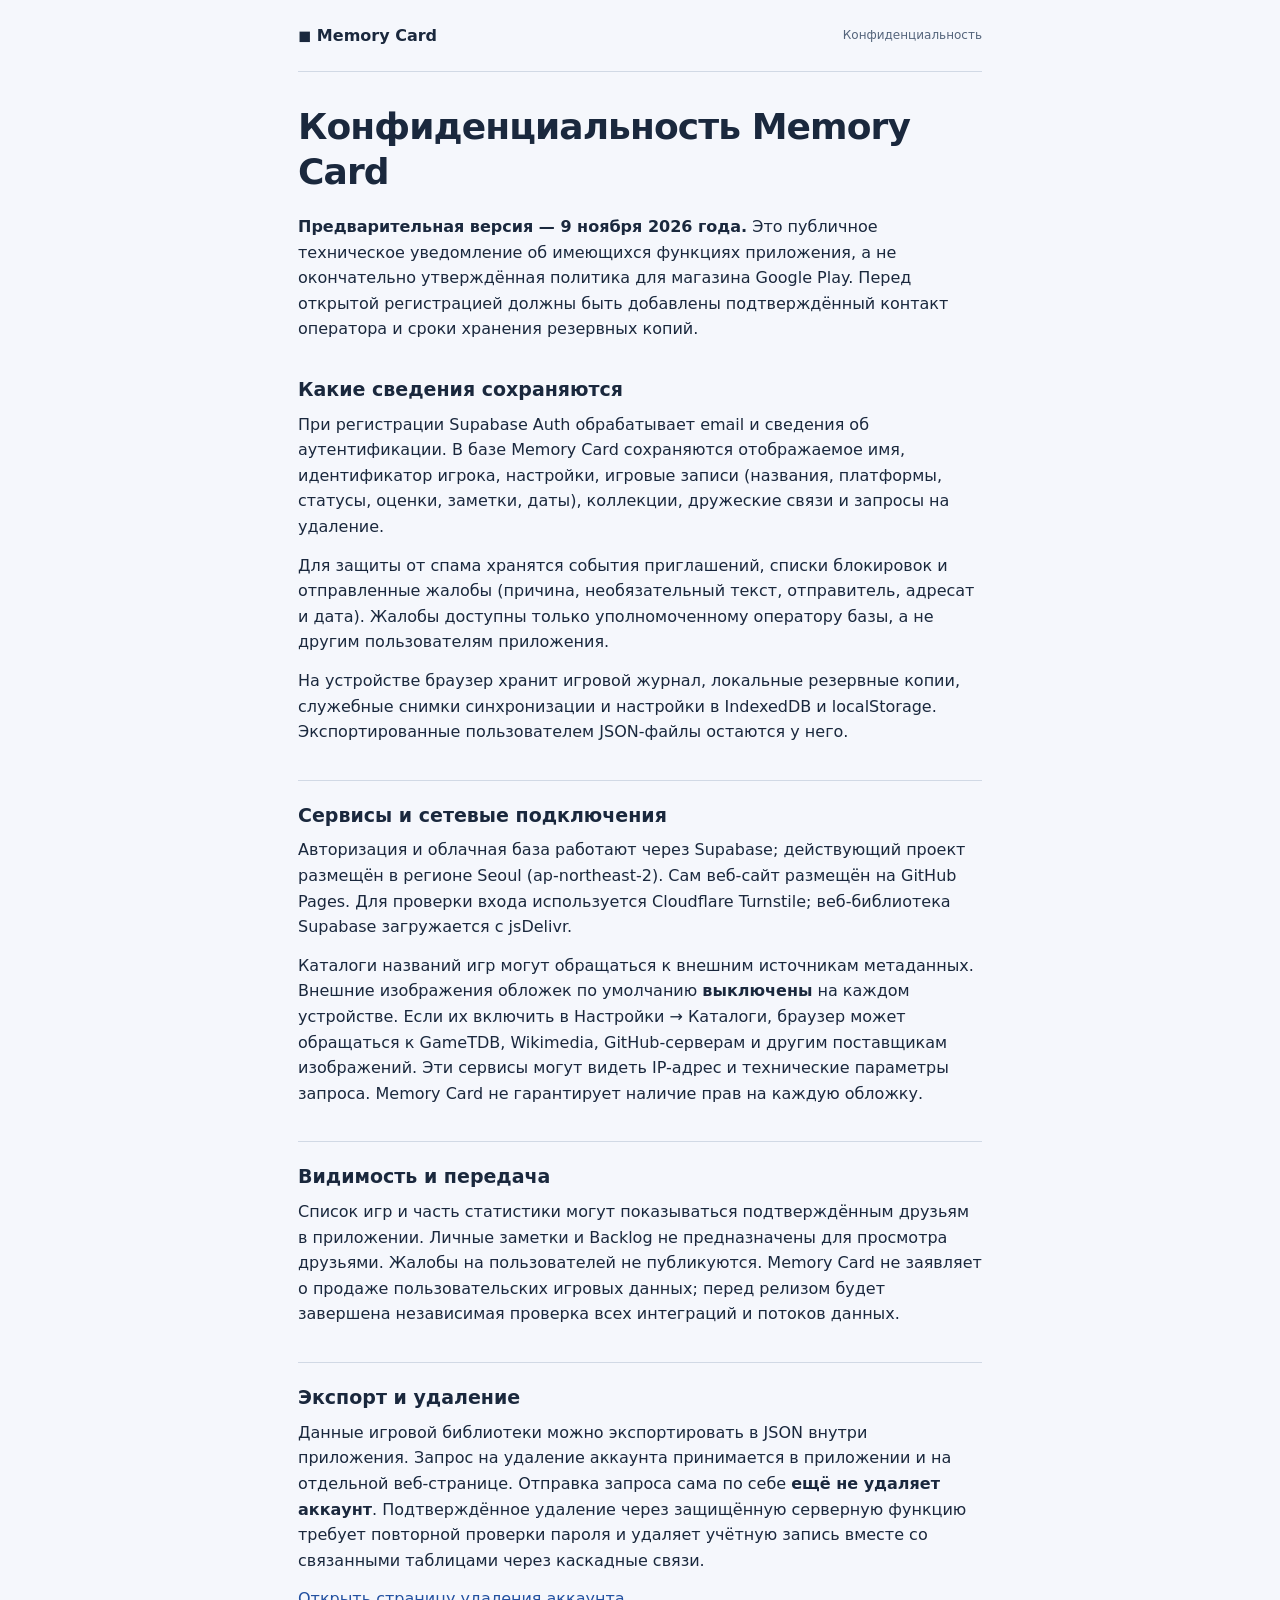
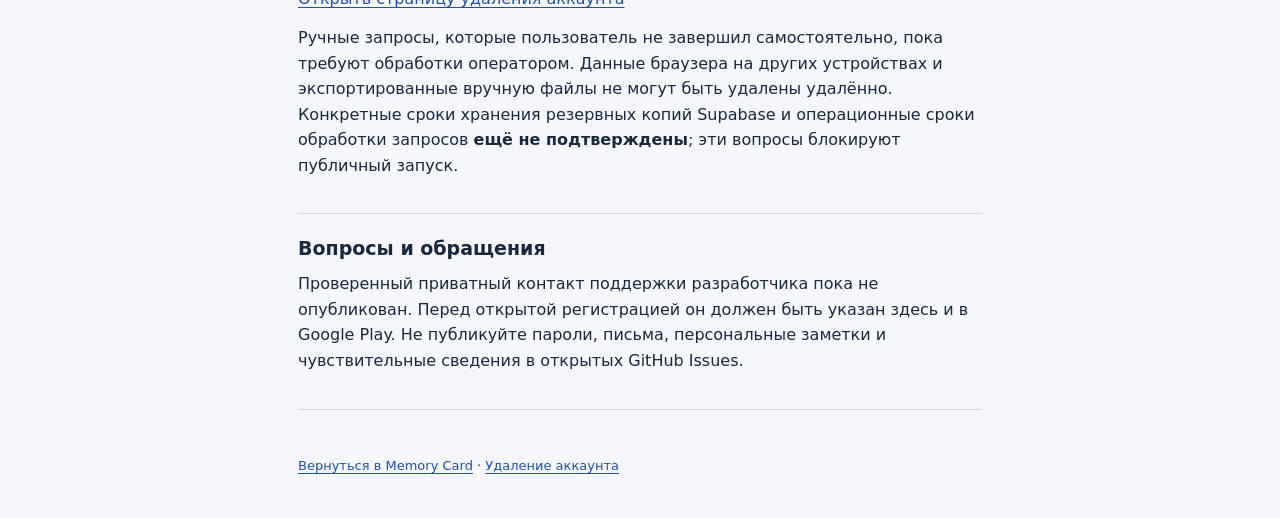
<file: privacy.html>
<!doctype html>
<html lang="ru">
<head>
  <meta charset="UTF-8">
  <meta name="viewport" content="width=device-width,initial-scale=1,viewport-fit=cover">
  <meta name="robots" content="noindex,follow">
  <meta name="color-scheme" content="dark light">
  <meta name="description" content="Как Memory Card обрабатывает данные игрового журнала и аккаунта. Предварительное уведомление до публичного релиза.">
  <title>Конфиденциальность — Memory Card (предварительная версия)</title>
  <link rel="icon" href="./logo-192.png">
  <link rel="stylesheet" href="./account-deletion-page-v84.css?v=85">
</head>
<body>
<main class="wrap">
  <header><a href="./" class="brand">◼ Memory Card</a><span>Конфиденциальность</span></header>
  <article>
    <h1>Конфиденциальность Memory Card</h1>
    <p><strong>Предварительная версия — 9 ноября 2026 года.</strong> Это публичное техническое уведомление об имеющихся функциях приложения, а не окончательно утверждённая политика для магазина Google Play. Перед открытой регистрацией должны быть добавлены подтверждённый контакт оператора и сроки хранения резервных копий.</p>

    <section aria-labelledby="collected">
      <h2 id="collected">Какие сведения сохраняются</h2>
      <p>При регистрации Supabase Auth обрабатывает email и сведения об аутентификации. В базе Memory Card сохраняются отображаемое имя, идентификатор игрока, настройки, игровые записи (названия, платформы, статусы, оценки, заметки, даты), коллекции, дружеские связи и запросы на удаление.</p>
      <p>Для защиты от спама хранятся события приглашений, списки блокировок и отправленные жалобы (причина, необязательный текст, отправитель, адресат и дата). Жалобы доступны только уполномоченному оператору базы, а не другим пользователям приложения.</p>
      <p>На устройстве браузер хранит игровой журнал, локальные резервные копии, служебные снимки синхронизации и настройки в IndexedDB и localStorage. Экспортированные пользователем JSON-файлы остаются у него.</p>
    </section>

    <section aria-labelledby="providers">
      <h2 id="providers">Сервисы и сетевые подключения</h2>
      <p>Авторизация и облачная база работают через Supabase; действующий проект размещён в регионе Seoul (ap-northeast-2). Сам веб-сайт размещён на GitHub Pages. Для проверки входа используется Cloudflare Turnstile; веб-библиотека Supabase загружается с jsDelivr.</p>
      <p>Каталоги названий игр могут обращаться к внешним источникам метаданных. Внешние изображения обложек по умолчанию <strong>выключены</strong> на каждом устройстве. Если их включить в Настройки → Каталоги, браузер может обращаться к GameTDB, Wikimedia, GitHub-серверам и другим поставщикам изображений. Эти сервисы могут видеть IP-адрес и технические параметры запроса. Memory Card не гарантирует наличие прав на каждую обложку.</p>
    </section>

    <section aria-labelledby="sharing">
      <h2 id="sharing">Видимость и передача</h2>
      <p>Список игр и часть статистики могут показываться подтверждённым друзьям в приложении. Личные заметки и Backlog не предназначены для просмотра друзьями. Жалобы на пользователей не публикуются. Memory Card не заявляет о продаже пользовательских игровых данных; перед релизом будет завершена независимая проверка всех интеграций и потоков данных.</p>
    </section>

    <section aria-labelledby="deleting">
      <h2 id="deleting">Экспорт и удаление</h2>
      <p>Данные игровой библиотеки можно экспортировать в JSON внутри приложения. Запрос на удаление аккаунта принимается в приложении и на отдельной веб-странице. Отправка запроса сама по себе <strong>ещё не удаляет аккаунт</strong>. Подтверждённое удаление через защищённую серверную функцию требует повторной проверки пароля и удаляет учётную запись вместе со связанными таблицами через каскадные связи.</p>
      <p><a href="./delete-account.html">Открыть страницу удаления аккаунта</a></p>
      <p>Ручные запросы, которые пользователь не завершил самостоятельно, пока требуют обработки оператором. Данные браузера на других устройствах и экспортированные вручную файлы не могут быть удалены удалённо. Конкретные сроки хранения резервных копий Supabase и операционные сроки обработки запросов <strong>ещё не подтверждены</strong>; эти вопросы блокируют публичный запуск.</p>
    </section>

    <section aria-labelledby="contact">
      <h2 id="contact">Вопросы и обращения</h2>
      <p>Проверенный приватный контакт поддержки разработчика пока не опубликован. Перед открытой регистрацией он должен быть указан здесь и в Google Play. Не публикуйте пароли, письма, персональные заметки и чувствительные сведения в открытых GitHub Issues.</p>
    </section>
  </article>
  <footer><a href="./">Вернуться в Memory Card</a> · <a href="./delete-account.html">Удаление аккаунта</a></footer>
</main>
</body>
</html>
</file>
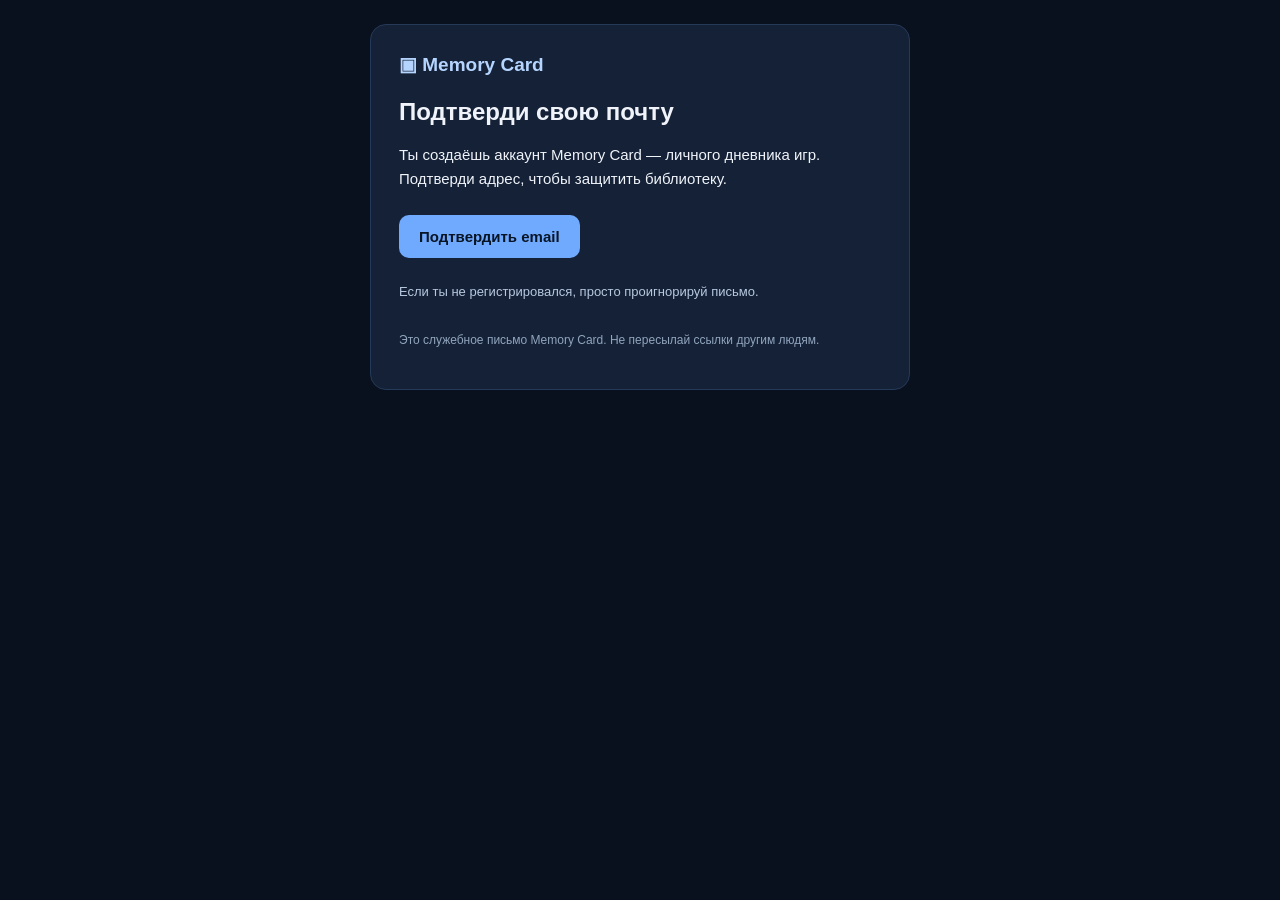
<file: emails/confirm-signup.html>
<!doctype html>
<html lang="ru"><head><meta charset="UTF-8"><meta name="viewport" content="width=device-width, initial-scale=1"><title>Memory Card</title></head><body style="margin:0;background:#09111f;font-family:Arial,Helvetica,sans-serif;color:#f0f4fa"><table role="presentation" cellpadding="0" cellspacing="0" width="100%" style="background:#09111f;padding:24px 12px"><tr><td align="center"><table role="presentation" cellpadding="0" cellspacing="0" width="100%" style="max-width:540px;background:#142136;border:1px solid #253a58;border-radius:16px"><tr><td style="padding:28px"><p style="font-size:19px;font-weight:700;color:#b5d5ff;margin:0 0 22px">▣ Memory Card</p><h1 style="font-size:24px;line-height:1.2">Подтверди свою почту</h1><p style="font-size:15px;line-height:1.6">Ты создаёшь аккаунт Memory Card — личного дневника игр. Подтверди адрес, чтобы защитить библиотеку.</p><p style="margin:24px 0"><a href="{{ .ConfirmationURL }}" style="display:inline-block;background:#70aaff;color:#081525;text-decoration:none;font-size:15px;font-weight:700;padding:13px 20px;border-radius:10px">Подтвердить email</a></p><p style="font-size:13px;line-height:1.5;color:#b7c8df">Если ты не регистрировался, просто проигнорируй письмо.</p><p style="font-size:12px;line-height:1.5;color:#91a5bd;margin-top:30px">Это служебное письмо Memory Card. Не пересылай ссылки другим людям.</p></td></tr></table></td></tr></table></body></html>
</file>
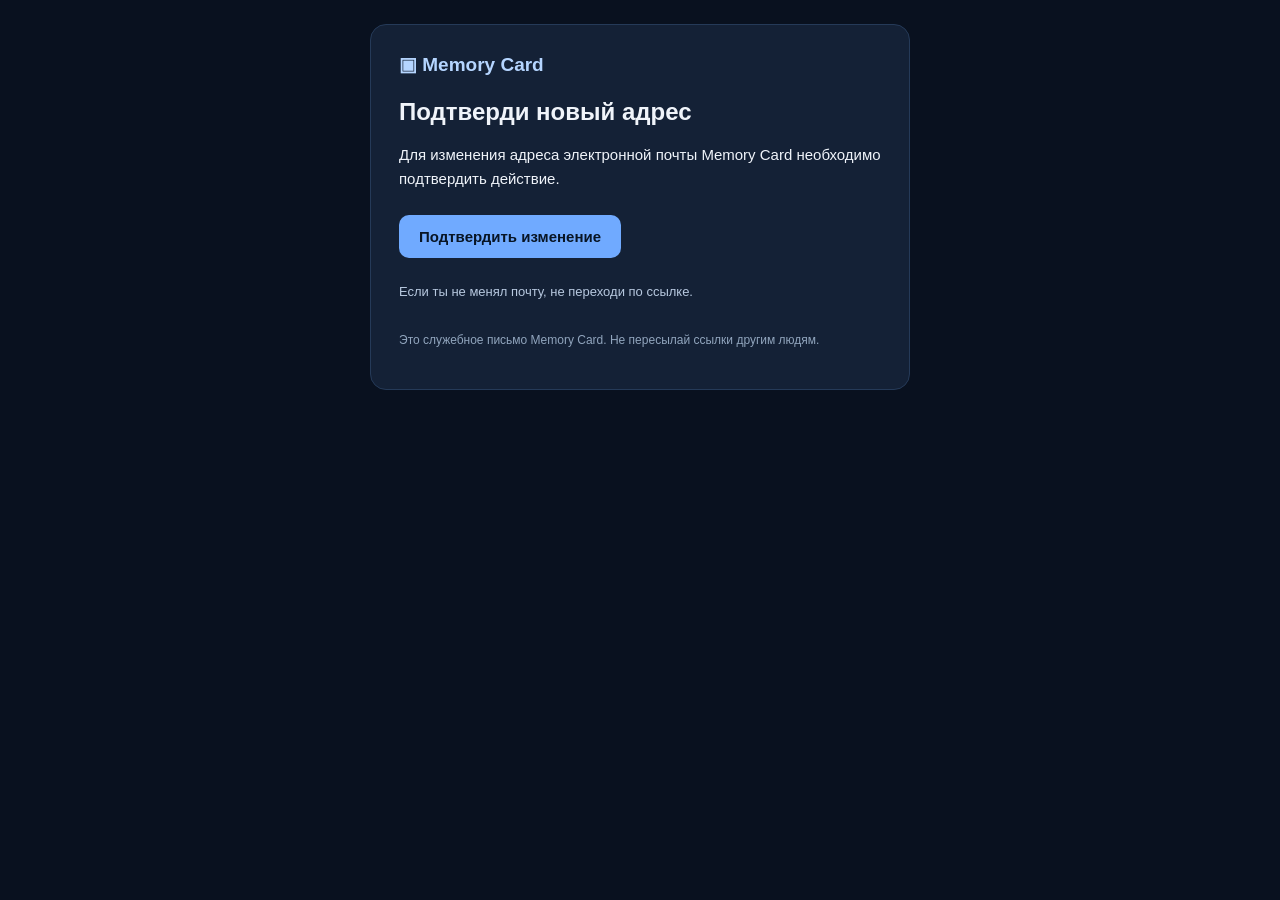
<file: emails/email-change.html>
<!doctype html>
<html lang="ru"><head><meta charset="UTF-8"><meta name="viewport" content="width=device-width, initial-scale=1"><title>Memory Card</title></head><body style="margin:0;background:#09111f;font-family:Arial,Helvetica,sans-serif;color:#f0f4fa"><table role="presentation" cellpadding="0" cellspacing="0" width="100%" style="background:#09111f;padding:24px 12px"><tr><td align="center"><table role="presentation" cellpadding="0" cellspacing="0" width="100%" style="max-width:540px;background:#142136;border:1px solid #253a58;border-radius:16px"><tr><td style="padding:28px"><p style="font-size:19px;font-weight:700;color:#b5d5ff;margin:0 0 22px">▣ Memory Card</p><h1 style="font-size:24px;line-height:1.2">Подтверди новый адрес</h1><p style="font-size:15px;line-height:1.6">Для изменения адреса электронной почты Memory Card необходимо подтвердить действие.</p><p style="margin:24px 0"><a href="{{ .ConfirmationURL }}" style="display:inline-block;background:#70aaff;color:#081525;text-decoration:none;font-size:15px;font-weight:700;padding:13px 20px;border-radius:10px">Подтвердить изменение</a></p><p style="font-size:13px;line-height:1.5;color:#b7c8df">Если ты не менял почту, не переходи по ссылке.</p><p style="font-size:12px;line-height:1.5;color:#91a5bd;margin-top:30px">Это служебное письмо Memory Card. Не пересылай ссылки другим людям.</p></td></tr></table></td></tr></table></body></html>
</file>
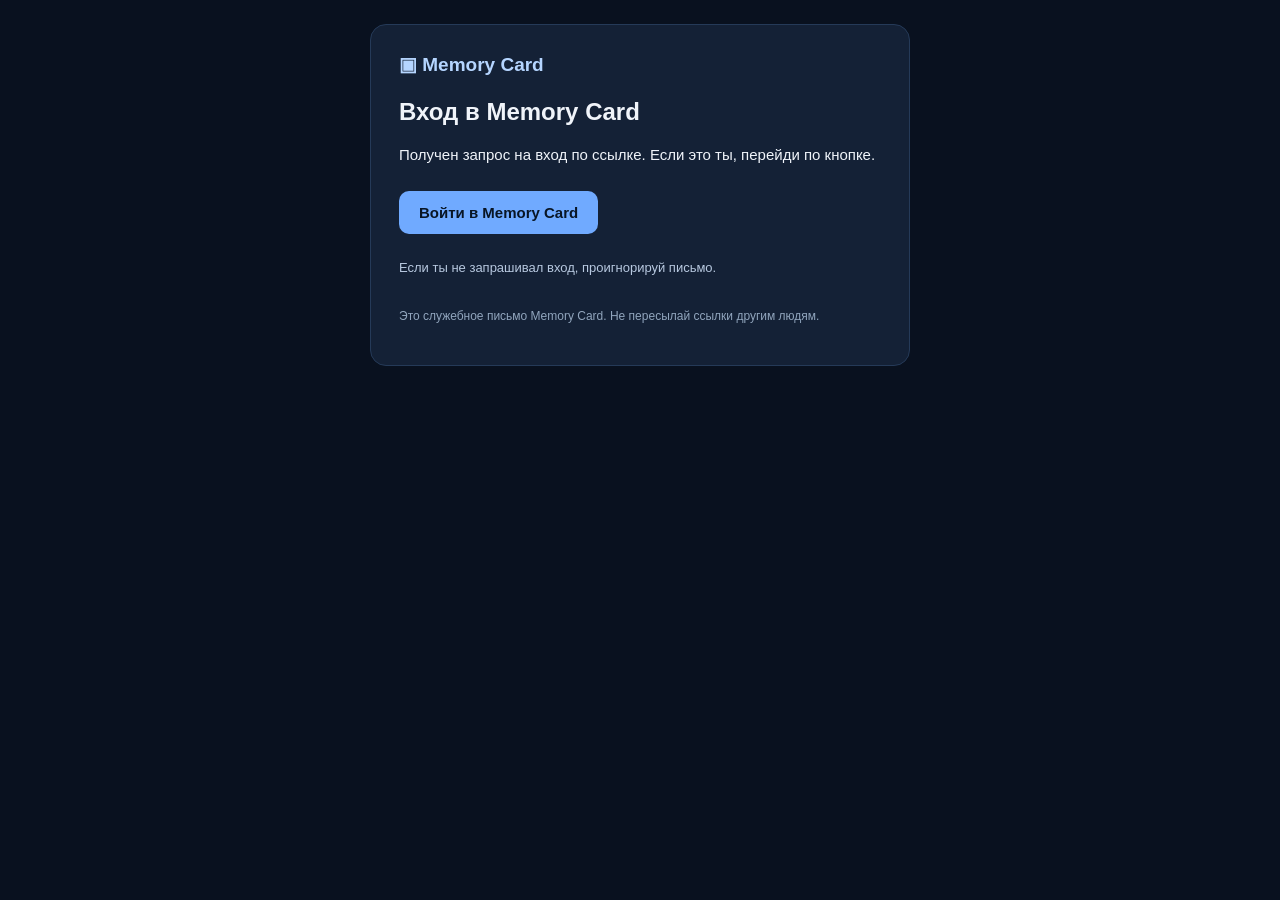
<file: emails/magic-link.html>
<!doctype html>
<html lang="ru"><head><meta charset="UTF-8"><meta name="viewport" content="width=device-width, initial-scale=1"><title>Memory Card</title></head><body style="margin:0;background:#09111f;font-family:Arial,Helvetica,sans-serif;color:#f0f4fa"><table role="presentation" cellpadding="0" cellspacing="0" width="100%" style="background:#09111f;padding:24px 12px"><tr><td align="center"><table role="presentation" cellpadding="0" cellspacing="0" width="100%" style="max-width:540px;background:#142136;border:1px solid #253a58;border-radius:16px"><tr><td style="padding:28px"><p style="font-size:19px;font-weight:700;color:#b5d5ff;margin:0 0 22px">▣ Memory Card</p><h1 style="font-size:24px;line-height:1.2">Вход в Memory Card</h1><p style="font-size:15px;line-height:1.6">Получен запрос на вход по ссылке. Если это ты, перейди по кнопке.</p><p style="margin:24px 0"><a href="{{ .ConfirmationURL }}" style="display:inline-block;background:#70aaff;color:#081525;text-decoration:none;font-size:15px;font-weight:700;padding:13px 20px;border-radius:10px">Войти в Memory Card</a></p><p style="font-size:13px;line-height:1.5;color:#b7c8df">Если ты не запрашивал вход, проигнорируй письмо.</p><p style="font-size:12px;line-height:1.5;color:#91a5bd;margin-top:30px">Это служебное письмо Memory Card. Не пересылай ссылки другим людям.</p></td></tr></table></td></tr></table></body></html>
</file>
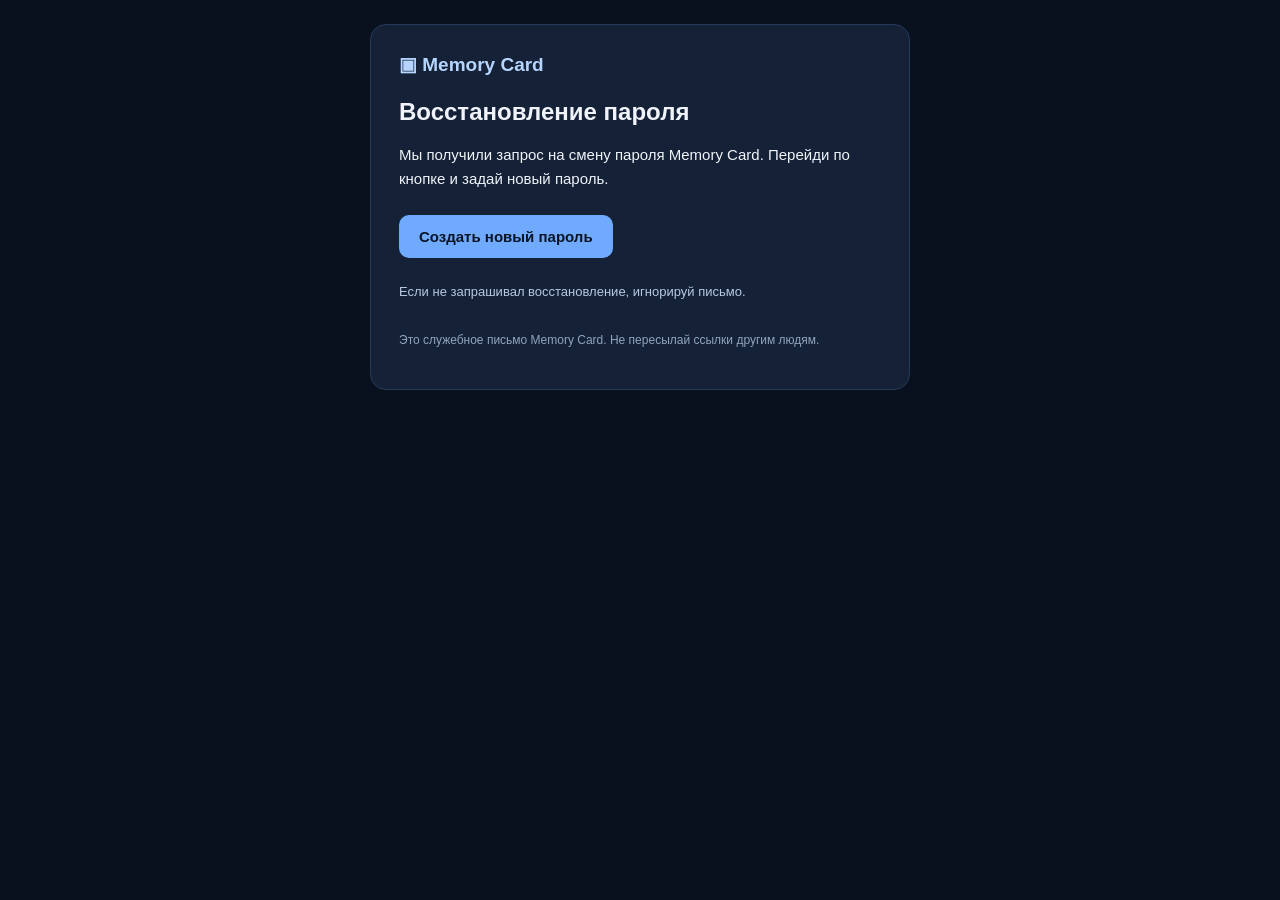
<file: emails/reset-password.html>
<!doctype html>
<html lang="ru"><head><meta charset="UTF-8"><meta name="viewport" content="width=device-width, initial-scale=1"><title>Memory Card</title></head><body style="margin:0;background:#09111f;font-family:Arial,Helvetica,sans-serif;color:#f0f4fa"><table role="presentation" cellpadding="0" cellspacing="0" width="100%" style="background:#09111f;padding:24px 12px"><tr><td align="center"><table role="presentation" cellpadding="0" cellspacing="0" width="100%" style="max-width:540px;background:#142136;border:1px solid #253a58;border-radius:16px"><tr><td style="padding:28px"><p style="font-size:19px;font-weight:700;color:#b5d5ff;margin:0 0 22px">▣ Memory Card</p><h1 style="font-size:24px;line-height:1.2">Восстановление пароля</h1><p style="font-size:15px;line-height:1.6">Мы получили запрос на смену пароля Memory Card. Перейди по кнопке и задай новый пароль.</p><p style="margin:24px 0"><a href="{{ .ConfirmationURL }}" style="display:inline-block;background:#70aaff;color:#081525;text-decoration:none;font-size:15px;font-weight:700;padding:13px 20px;border-radius:10px">Создать новый пароль</a></p><p style="font-size:13px;line-height:1.5;color:#b7c8df">Если не запрашивал восстановление, игнорируй письмо.</p><p style="font-size:12px;line-height:1.5;color:#91a5bd;margin-top:30px">Это служебное письмо Memory Card. Не пересылай ссылки другим людям.</p></td></tr></table></td></tr></table></body></html>
</file>
<file: account-deletion-page-v84.css>
:root{font-family:system-ui,-apple-system,BlinkMacSystemFont,"Segoe UI",sans-serif;color-scheme:dark;background:#0b111c;color:#eff3fa}
*{box-sizing:border-box}body{margin:0;line-height:1.6}a{color:#9ec3ff;text-underline-offset:3px}
.wrap{max-width:720px;margin:auto;padding:0 18px 42px}header{min-height:72px;display:flex;align-items:center;justify-content:space-between;gap:12px;border-bottom:1px solid #29364a}header span{color:#a9bad0;font-size:12px}header .brand{font-weight:800;text-decoration:none;color:inherit}article{padding:24px 0}h1{font-size:clamp(27px,5vw,36px);line-height:1.25;letter-spacing:-.025em;margin:8px 0 20px}h2{font-size:19px;line-height:1.3;margin:0 0 10px}section{padding:22px 0;border-bottom:1px solid #29364a}p{margin:8px 0 13px}form{display:grid;gap:16px;max-width:470px;margin:20px 0}form[hidden],#account[hidden],[hidden]{display:none!important}
label{display:grid;gap:7px;font-weight:600}input{width:100%;min-height:46px;padding:10px 12px;border-radius:11px;border:1px solid #46556b;background:#162235;color:#eff3fa;font:inherit;font-size:16px}button{min-height:46px;padding:10px 16px;border:1px solid #4f6687;border-radius:12px;background:#5d83bc;color:#fff;font:inherit;font-weight:750;cursor:pointer}button.secondary{background:transparent}button.danger{background:#a73d48;border-color:#c36a74}button:disabled{opacity:.55;cursor:wait}button:focus-visible,input:focus-visible,a:focus-visible{outline:3px solid #83b7ff;outline-offset:3px}.notice{min-height:1.5em;color:#ffc3c3}.confirm-label strong{display:inline}#request-state{color:#c7d5e9}.brand,button{touch-action:manipulation}footer{padding-top:22px;font-size:13px}
@media(prefers-color-scheme:light){:root{background:#f5f7fc;color:#1a283d}header,section{border-color:#d1d9e5}header span{color:#54647b}a{color:#2250a0}input{background:#fff;color:#1a283d;border-color:#a9bad0}button.secondary{color:#1a283d}#request-state{color:#41546b}.notice{color:#9e2233}}
@media(max-width:430px){header{align-items:flex-start;padding:20px 0;min-height:0;flex-direction:column;gap:4px}article{padding-top:16px}section{padding:18px 0}}


/* v85 final deletion: clearly separate from the non-destructive request. */
.final-section{margin:18px 0;padding:18px;border:1px solid #9f5963;border-radius:15px;background:rgba(162,62,76,.08)}
.final-section[hidden],#delete-final[hidden]{display:none!important}
.final-section h3{font-size:18px;line-height:1.3;margin:0 0 10px}
.final-section p{margin:0 0 14px;font-size:13px;line-height:1.55}
.final-section form{margin:0;max-width:100%}
.final-section input{min-height:46px}
.final-section .danger{width:100%;min-height:48px;background:#9b3243}
.final-section .danger:hover{background:#ad3f50}
.final-section .danger:focus-visible{outline:3px solid #ffb5be;outline-offset:3px}
#final-turnstile{min-height:18px}
#notice[data-error="false"]{color:#c4efd5}
@media(prefers-color-scheme:light){
 .final-section{background:rgba(190,61,77,.06);border-color:#b87680}
 #notice[data-error="false"]{color:#23683e}
}
@media(max-width:430px){.final-section{padding:14px;margin-inline:-4px}}
</file>
